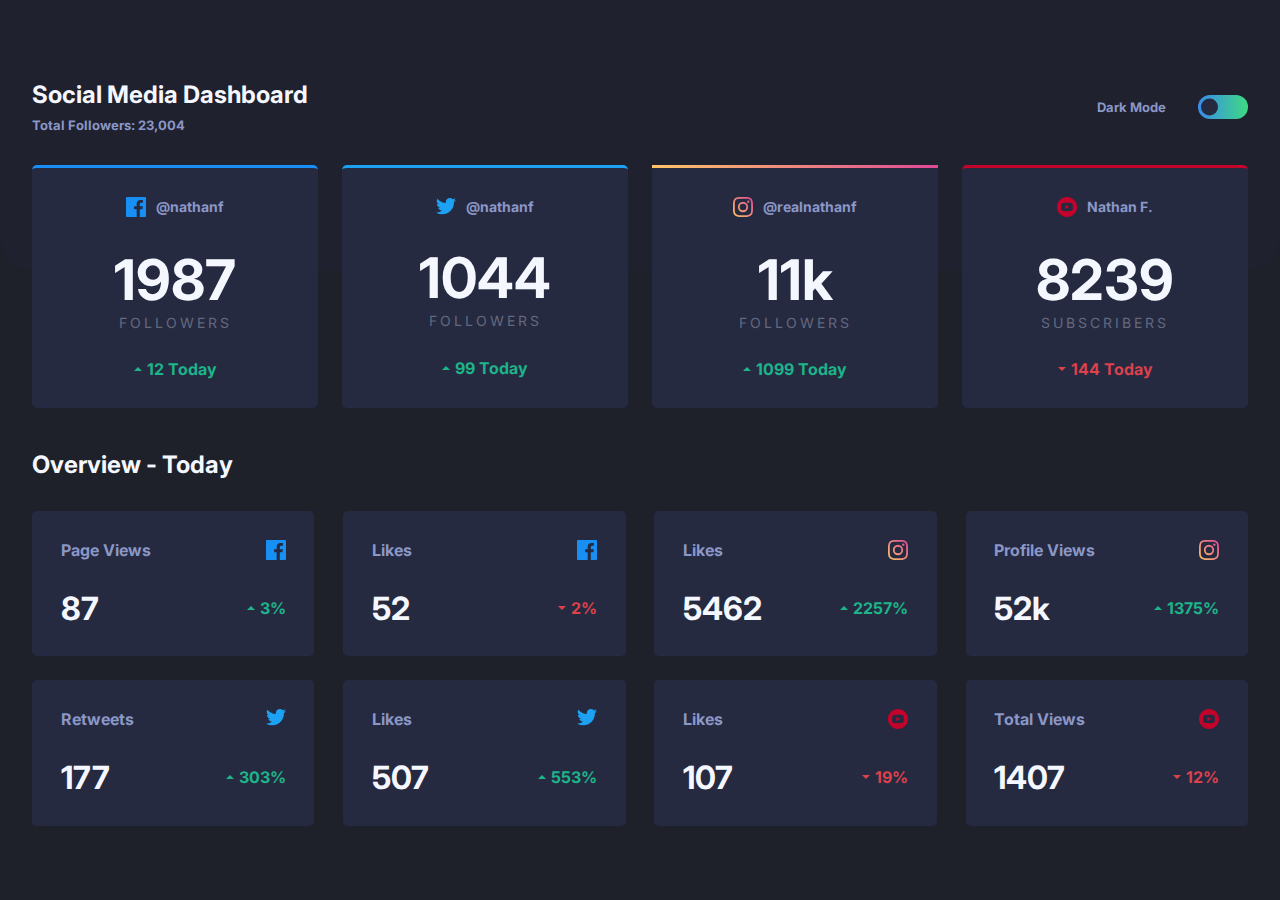
<file: index.html>
<!DOCTYPE html>
<html lang="en">
<head>
  <meta charset="UTF-8">
  <meta name="viewport" content="width=device-width, initial-scale=1.0"> <!-- displays site properly based on user's device -->
  <link rel="icon" type="image/png" sizes="32x32" href="./images/favicon-32x32.png">
  <link rel="stylesheet" href="style.css">
  <title>Frontend Mentor | [Challenge Name Here]</title>
</head>
<body>

  <main>
    <div class="top-bg"></div>
    <section class="top">
      <div class="container">
        <header>
          <div class="title | flex">
            <div class="follower | desaturated-blue-text fw-inter-700 fs-50">
              <h4 class="social-title followers-number | very-pale-blue-top-bg fs-150">Social Media Dashboard</h4>
              <p class="overview">Total Followers: 23,004</p>
              <hr class="line">
            </div>
            <div class="light-toggle | flex">
              <p class="toggle-text | desaturated-blue-text fw-inter-700 fs-50">Dark Mode</p>
              <div class="toggle"></div>
            </div>
          </div>
        </header>
        <div class="social | grid">
          <div class="facebook-panel item | flex">
            <div class="social-icon | flex">
              <img src="images/icon-facebook.svg" alt="">
              <p class="desaturated-blue-text">@nathanf</p>
            </div>
            <h4 class="followers-number | very-pale-blue-top-bg fs-350">1987</h4>
            <p class="followers | dark-grayish-blue-text">Followers</p>
            <div class="views | flex">
              <div>
                <img src="images/icon-up.svg" alt="">
              </div>
              <p class="lime-green fw-inter-700">12 Today</p>
            </div>
          </div>
          <div class="twitter-panel item | flex">
            <div class="social-icon | flex">
              <img src="images/icon-twitter.svg" alt="">
              <p class="desaturated-blue-text">@nathanf</p>
            </div>
            <h4 class="followers-number | very-pale-blue-top-bg fs-350">1044</h4>
            <p class="followers | dark-grayish-blue-text">Followers</p>
            <div class="views | flex">
              <div>
                <img src="images/icon-up.svg" alt="">
              </div>
              <p class="lime-green fw-inter-700">99 Today</p>
            </div>
          </div>
          <div class="instagram-panel item | flex">
            <div class="social-icon | flex">
              <img src="images/icon-instagram.svg" alt="">
              <p class="desaturated-blue-text">@realnathanf</p>
            </div>
            <h4 class="followers-number | very-pale-blue-top-bg fs-350">11k</h4>
            <p class="followers | dark-grayish-blue-text">Followers</p>
            <div class="views | flex">
              <div>
                <img src="images/icon-up.svg" alt="">
              </div>
              <p class="lime-green fw-inter-700">1099 Today</p>
            </div>
          </div>
          <div class="youtube-panel item | flex">
            <div class="social-icon | flex">
              <img src="images/icon-youtube.svg" alt="">
              <p class="desaturated-blue-text">Nathan F.</p>
            </div>
            <h4 class="followers-number | very-pale-blue-top-bg fs-350">8239</h4>
            <p class="followers | dark-grayish-blue-text">Subscribers</p>
            <div class="views | flex">
              <div>
                <img src="images/icon-down.svg" alt="">
              </div>
              <p class="bright-red fw-inter-700">144 Today</p>
            </div>
          </div>
        </div>
      </div>
    </section>
    <section>
      <div class="container">
      <h4 class="title overview | very-pale-blue-top-bg fs-150">Overview - Today</h4>
        <div class="first-row | grid">
          <div class="social-rows">
            <div class="social-row flex">
              <p class="overview | desaturated-blue-text fw-inter-700 fs-100">Page Views</p>
              <div>
                <img src="images/icon-facebook.svg" alt="">
              </div>
            </div>
            <div class="numbers-row flex">
              <h4 class="followers-number | very-pale-blue-top-bg fs-200 view">87</h4>
              <div class="view | flex">
                <div>
                  <img src="images/icon-up.svg" alt="">
                </div>
                <p class="lime-green fw-inter-700">3%</p>
              </div>
            </div>
          </div>
          <div class="social-rows">
            <div class="social-row flex">
              <p class="overview | desaturated-blue-text fw-inter-700 fs-100">Likes</p>
              <div>
                <img src="images/icon-facebook.svg" alt="">
              </div>
            </div>
            <div class="numbers-row flex">
              <h4 class="followers-number | very-pale-blue-top-bg fs-200 view">52</h4>
              <div class="view | flex">
                <div>
                  <img src="images/icon-down.svg" alt="">
                </div>
                <p class="bright-red fw-inter-700">2%</p>
              </div>
            </div>
          </div>
          <div class="social-rows">
            <div class="social-row flex">
              <p class="overview | desaturated-blue-text fw-inter-700 fs-100">Likes</p>
              <div>
                <img src="images/icon-instagram.svg" alt="">
              </div>
            </div>
            <div class="numbers-row flex">
              <h4 class="followers-number | very-pale-blue-top-bg fs-200 view">5462</h4>
              <div class="view | flex">
                <div>
                  <img src="images/icon-up.svg" alt="">
                </div>
                <p class="lime-green fw-inter-700">2257%</p>
              </div>
            </div>
          </div>
          <div class="social-rows">
            <div class="social-row flex">
              <p class="overview | desaturated-blue-text fw-inter-700 fs-100">Profile Views</p>
              <div>
                <img src="images/icon-instagram.svg" alt="">
              </div>
            </div>
            <div class="numbers-row flex">
              <h4 class="followers-number | very-pale-blue-top-bg fs-200 view">52k</h4>
              <div class="view | flex">
                <div>
                  <img src="images/icon-up.svg" alt="">
                </div>
                <p class="lime-green fw-inter-700">1375%</p>
              </div>
            </div>
          </div>
        </div>
        <div class="second-row | grid">
          <div class="social-rows">
            <div class="social-row flex">
              <p class="overview | desaturated-blue-text fw-inter-700 fs-100">Retweets</p>
              <div>
                <img src="images/icon-twitter.svg" alt="">
              </div>
            </div>
            <div class="numbers-row flex">
              <h4 class="followers-number | very-pale-blue-top-bg fs-200 view">177</h4>
              <div class="view | flex">
                <div>
                  <img src="images/icon-up.svg" alt="">
                </div>
                <p class="lime-green fw-inter-700">303%</p>
              </div>
            </div>
          </div>
          <div class="social-rows">
            <div class="social-row flex">
              <p class="overview | desaturated-blue-text fw-inter-700 fs-100">Likes</p>
              <div>
                <img src="images/icon-twitter.svg" alt="">
              </div>
            </div>
            <div class="numbers-row flex">
              <h4 class="followers-number | very-pale-blue-top-bg fs-200 view">507</h4>
              <div class="view | flex">
                <div>
                  <img src="images/icon-up.svg" alt="">
                </div>
                <p class="lime-green fw-inter-700">553%</p>
              </div>
            </div>
          </div>
          <div class="social-rows">
            <div class="social-row flex">
              <p class="overview | desaturated-blue-text fw-inter-700 fs-100">Likes</p>
              <div>
                <img src="images/icon-youtube.svg" alt="">
              </div>
            </div>
            <div class="numbers-row flex">
              <h4 class="followers-number | very-pale-blue-top-bg fs-200 view">107</h4>
              <div class="view | flex">
                <div>
                  <img src="images/icon-down.svg" alt="">
                </div>
                <p class="bright-red fw-inter-700">19%</p>
              </div>
            </div>
          </div>
          <div class="social-rows">
            <div class="social-row flex">
              <p class="overview | desaturated-blue-text fw-inter-700 fs-100">Total Views</p>
              <div>
                <img src="images/icon-youtube.svg" alt="">
              </div>
            </div>
            <div class="numbers-row flex">
              <h4 class="followers-number | very-pale-blue-top-bg fs-200 view">1407</h4>
              <div class="view | flex">
                <div>
                  <img src="images/icon-down.svg" alt="">
                </div>
                <p class="bright-red fw-inter-700">12%</p>
              </div>
            </div>
          </div>
        </div>
      </div>
    </section>
  </main>
  
<script src="script.js"></script>
</body>
</html>
</file>
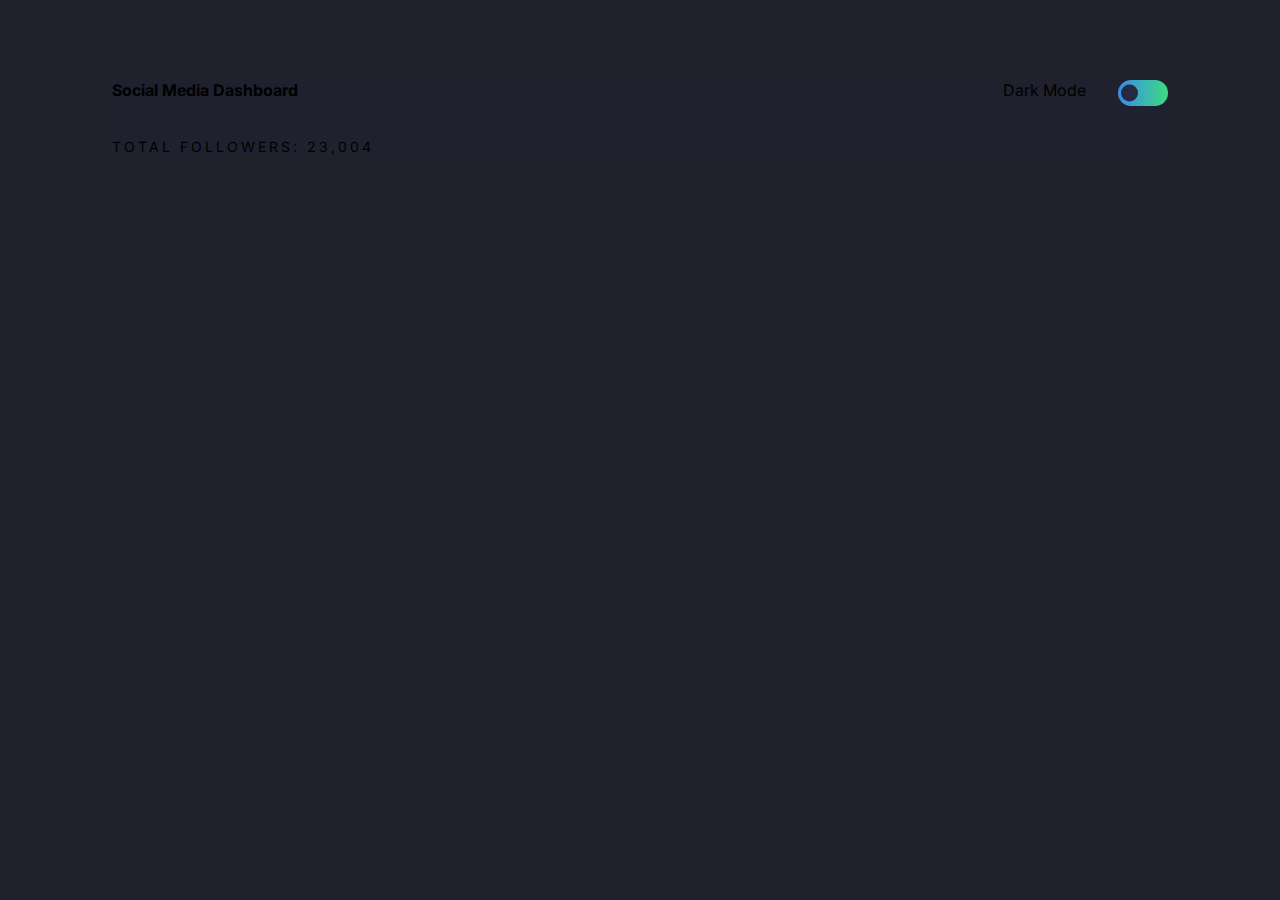
<file: asset.html>
<!DOCTYPE html>
<html lang="en">
<head>
    <meta charset="UTF-8">
    <link rel="stylesheet" href="style.css">
    <title>Assets</title>
</head>
<style>

    body {
        background-color: var(--very-dark-blue-bg);
        padding: 5rem 5rem;
    }

    .container {
        background-color: var(--very-dark-blue-top-bg);
    }

    .title {
        justify-content: space-between;
    }

    .toggle-div > p {
        padding-right: 2rem;
    }

    .toggle {
        position: relative;
        height: 26px;
        width: 50px;
        border-radius: 100px;
        cursor: pointer;
        background: linear-gradient(90deg, hsl(210, 78%, 56%) 5%, hsl(146, 68%, 55%) 100%);
    }

    .toggle::before {
        content: "";
        position: absolute;
        height: 17px;
        width: 17px;
        border-radius: 100px;
        background: var(--dark-desaturated-blue-card-bg);
        top: 50%;
        left: 3px;
        transform: translateY(-50%);
        transition: all .3s ease-in-out;
    }

    .toggle.active::before {
        background-color: var(--light-mode);
        left: calc(100% - 20px - 3px);
    }

</style>
<body>

    <div class="container">
      <header>
        <div class="title | flex">
          <h4>Social Media Dashboard</h4>
          <div class="toggle-div | flex">
            <p>Dark Mode</p>
            <div class="toggle"></div>
          </div>
        </div>
        <div class="followers">
          <p>Total Followers: 23,004</p>
        </div>
      </header>
    </div>

<script></script>
</body>
</html>
</file>
<file: style.css>
@import url('https://fonts.googleapis.com/css2?family=Inter:wght@400;700&display=swap');

:root {

    --lime-green: hsl(163, 72%, 41%);
    --bright-red: hsl(356, 69%, 56%);
    --facebook: hsl(208, 92%, 53%);
    --twitter: hsl(203, 89%, 53%);
    --instagram: linear gradient hsl(37, 97%, 70%) to hsl(329, 70%, 58%);
    --youtube: hsl(348, 97%, 39%);

    --toggle-dark: linear gradient hsl(210, 78%, 56%) to hsl(146, 68%, 55%);

    --toggle-light: hsl(230, 22%, 74%);

    --very-dark-blue-bg: hsl(230, 17%, 14%);
    --very-dark-blue-top-bg: hsl(232, 19%, 15%);
    --dark-desaturated-blue-card-bg: hsl(228, 28%, 20%);
    --dark-desaturated-blue-card-bg-hover: hsl(228, 28%, 30%);
    --desaturated-blue-text: hsl(228, 34%, 66%);
    --white-light: hsl(0, 0%, 100%);

    --very-pale-blue-top-bg: hsl(225, 100%, 98%);
    --very-pale-blue-top-bg-hover: hsl(240, 19%, 92%);
    --light-grayish-blue-card-bg: hsl(227, 47%, 96%);
    --dark-grayish-blue-text: hsl(228, 12%, 44%);
    --very-dark-blue-text: hsl(230, 17%, 14%);

    --ff-inter: 'Inter', sans-serif;
    --fw-inter-700: 700;
    --fw-inter-400: 400;

    --fs-500: 5rem;
    --fs-400: 4rem;
    --fs-350: 3.5rem;
    --fs-300: 3rem;
    --fs-200: 2rem;
    --fs-150: 1.5rem;
    --fs-100: 1rem;
    --fs-50: 13px;

}

.lime-green { color: var(--lime-green) }
.bright-red { color: var(--bright-red) }
.facebook { color: var(--facebook) }
.twitter { color: var(--twitter) }
.instagram { color: var(--instagram) }
.youtube { color: var(--youtube) }
.very-dark-blue-bg { color: var(--very-dark-blue-bg) }
.very-dark-blue-top-bg { color: var(--very-dark-blue-top-bg) }
.dark-desaturated-blue-card-bg { color: var(--dark-desaturated-blue-card-bg) }
.desaturated-blue-text { color: var(--desaturated-blue-text) }
.white { color: var(--white-light) }
.very-pale-blue-top-bg { color: var(--very-pale-blue-top-bg) }
.light-grayish-blue-card-bg { color: var(--light-grayish-blue-card-bg) }
.dark-grayish-blue-text { color: var(--dark-grayish-blue-text) }
.very-dark-blue-text { color: var(--very-dark-blue-text) }
.ff-inter { color: var(--ff-inter) }
.fw-inter-700 { font-weight: var(--fw-inter-700) }
.fw-inter-400 { font-weight: var(--fw-inter-400) }
.fs-500 { font-size: var(--fs-500) }
.fs-400 { font-size: var(--fs-400) }
.fs-350 { font-size: var(--fs-350) }
.fs-300 { font-size: var(--fs-300) }
.fs-200 { font-size: var(--fs-200) }
.fs-150 { font-size: var(--fs-150) }
.fs-100 { font-size: var(--fs-100) }
.fs-50 { font-size: var(--fs-50) }

*,
*::before,
*::after {
    box-sizing: border-box;
}

* {
    margin: 0;
    padding: 0;
}

ul[role="list"],
ol[role="list"] {
    list-style: none;
}

html:focus-within {
    scroll-behavior: smooth;
}

img,
picture,
svg {
    max-width: 100%;
    display: block;
}

@media (prefers-reduced-motion: reduce) {
    html:focus-within {
        scroll-behavior: auto;
    }
    *,
    *::before,
    *::after {
        animation-duration: 0.01ms !important;
        animation-iteration-count: 1 !important;
        transition-duration: 0.01ms !important;
        scroll-behavior: auto !important;
    }
}

.flex {
    display: flex;
}

.grid {
    display: grid;
}

body {
    background-color: var(--very-dark-blue-bg);
    font-family: var(--ff-inter);
    transition: all .3s ease-in-out;
}

body.light {
    background: var(--white-light);
}

main {
    display: grid;
    grid-template-rows: 1fr 1fr;
    height: 100vh;
}

.top-bg {
    content: '';
    background: var(--very-dark-blue-top-bg);
    position: absolute;
    top: 0;
    left: 0;
    right: 0;
    bottom: 70%;
    z-index: -1;
    border-bottom-left-radius: 2rem;
    border-bottom-right-radius: 2rem;
}

.top-bg.light {
    background-color: var(--very-pale-blue-top-bg);
}

.top {
    margin-top: 5rem;
}

.container {
    --max-width: 1220px;
    --padding: 2rem;
    width: min(var(--max-width), 100% - var(--padding) * 2);
    margin-inline: auto;
    justify-content: center;
    align-items: center;
}

.title {
    justify-content: space-between;
    margin-bottom: 2rem;
}

.line {
    display: none;
}

.social-title {
    margin-bottom: 8px;
}

.light-toggle {
    align-items: center;
}

.toggle-text {
    margin-right: 2rem;
}

.toggle {
    position: relative;
    height: 24px;
    width: 50px;
    border-radius: 100px;
    cursor: pointer;
    background: linear-gradient(90deg, hsl(210, 78%, 56%) 5%, hsl(146, 68%, 55%) 100%);
    transition: all .3s ease-in-out;
}

.toggle::before {
    content: "";
    position: absolute;
    height: 17px;
    width: 17px;
    border-radius: 100px;
    background: var(--dark-desaturated-blue-card-bg);
    top: 50%;
    left: 3px;
    transform: translateY(-50%);
    transition: all .3s ease-in-out;
}

.toggle.light {
    background: var(--toggle-light);
}

.toggle.active::before {
    background-color: var(--white-light);
    left: calc(100% - 20px - 1px);
}

.social {
    grid-template-columns: repeat(4, 1fr);
    gap: 1.5rem;
}

.item {
    background-color: var(--dark-desaturated-blue-card-bg);
    border-radius: 5px;
    flex-direction: column;
    justify-content: center;
    align-items: center;
    cursor: pointer;
}

.followers-number.light {
    color: var(--dark-desaturated-blue-card-bg);
}

.item:hover {
    background-color: var(--dark-desaturated-blue-card-bg-hover);
}

.item.light {
    background-color: var(--light-grayish-blue-card-bg);
}

.item.light:hover {
    background-color: var(--very-pale-blue-top-bg-hover);
}

.facebook-panel {
    border-top: 3px solid var(--facebook);
}

.twitter-panel {
    border-top: 3px solid var(--twitter);
}

.instagram-panel {
    border-top: 3px solid;
    border-image: linear-gradient(90deg, hsl(37, 97%, 70%), hsl(329, 70%, 58%)) 1 0 0 0;
}

.youtube-panel {
    border-top: 3px solid var(--youtube);
}

.social-icon {
    margin: 1.8rem 0;
    align-items: center;
}

.social-icon > img {
    margin-right: 10px;
}

.social-icon > p {
    font-size: 14px;
    font-weight: var(--fw-inter-700);
}

.followers {
    text-transform: uppercase;
    letter-spacing: 3px;
    font-size: 14px;
}

.views {
    margin: 1.8rem 0;
    align-items: center;
}

.lime-green,
.bright-red {
    margin-left: 5px;
}

.first-row {
    margin-bottom: 1.5rem;
}

.first-row,
.second-row {
    grid-template-columns: repeat(4, 1fr);
    gap: 1.8rem;
}

.social-rows {
    background-color: var(--dark-desaturated-blue-card-bg);
    border-radius: 5px;
    padding: 1.8rem 1.8rem;
    cursor: pointer;
}

.social-rows.light {
    background-color: var(--light-grayish-blue-card-bg);
}

.social-rows.light:hover {
    background-color: var(--very-pale-blue-top-bg-hover);
}

.view {
    margin-top: 1.8rem;
    align-items: center;
}

.overview.light {
    color: var(--dark-grayish-blue-text);
}

.social-row,
.numbers-row {
    justify-content: space-between;
}

.social-rows:hover {
    background-color: var(--dark-desaturated-blue-card-bg-hover);
}

@media only screen and (max-width: 1200px) {

    .top {
        margin-top: 2rem;
    }

    .title {
        flex-direction: column;
        margin-bottom: 2rem;
    }

    .container > .overview {
        margin-top: 2rem;
    }

    .line {
        display: grid;
        border: 1px solid var(--desaturated-blue-text);
        margin: 1.5rem 0;
    }

    .social {
        grid-template-columns: 1fr;
        grid-template-rows: repeat(4, 1fr);
        gap: 1.5rem;
    }

    .first-row,
    .second-row {
        grid-template-columns: 1fr;
        grid-template-rows: repeat(4, 1fr);
        gap: 1.8rem;
        margin-bottom: 2rem;
    }

}
</file>
